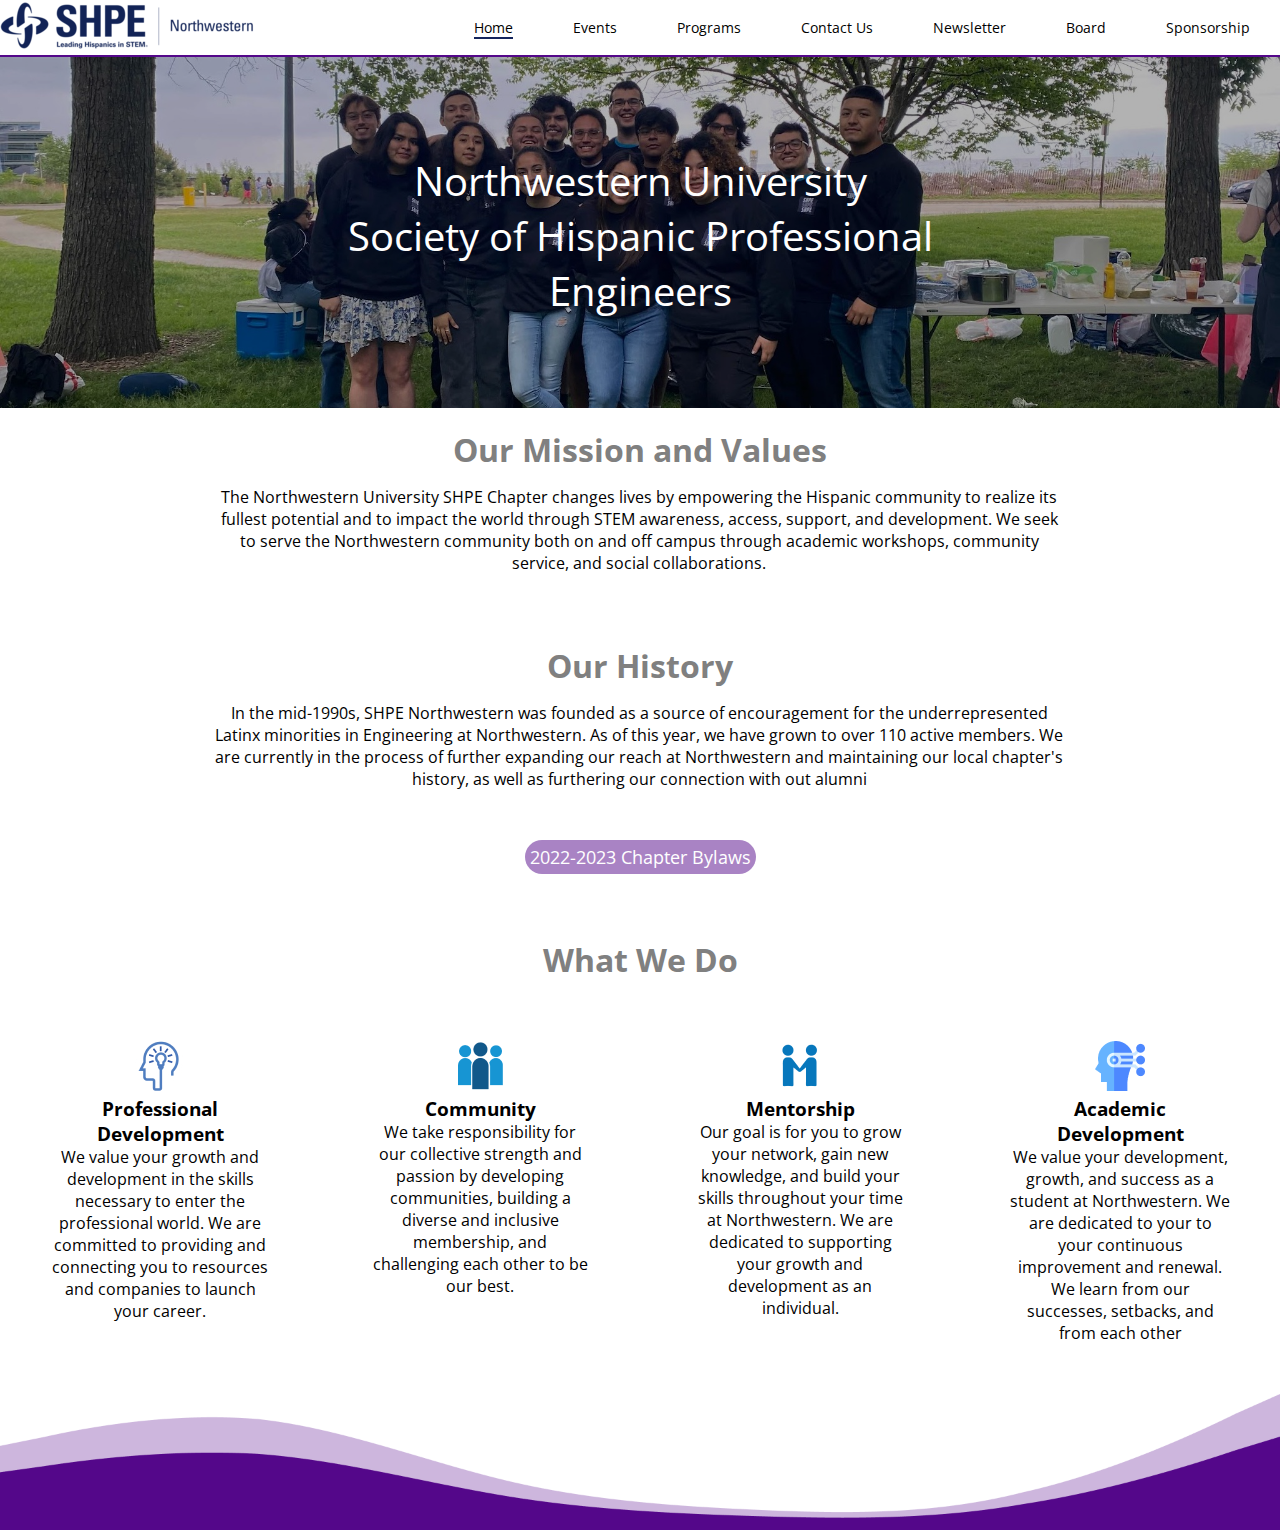
<file: index.html>
<!DOCTYPE html>

    <head> 
        <meta charset="utf-8">
        <meta http-equiv="X-UA-Compatible" content="IE=edge">
        <title>Home</title>
        <meta name="description" content="SHPE Northwestern's homepage">
        <meta name="viewport" content="width=device-width, initial-scale-1">
        <link rel="icon" href="./materials/northwestern-thumbnail.jpg">
        <link rel="stylesheet" href="index.css">

    </head>
    
    <body>
        <nav class="navbar">
            <!-- Logo section -->
            <div class="logo">
                <a href="index.html" class="logo"><img src="./materials/shpe_logo2.png" alt="SHPE Northwestern's logo"></a>
            </div>
            <!-- Navigation links -->
            <ul class="nav__links__left">
                <li><a class="selected" href="index.html">Home</a></li>
                <li><a href="https://calendar.google.com/calendar/embed?src=shpe%40u.northwestern.edu&ctz=America%2FChicago" target="_blank">Events</a></li>
                <li><a href="pages/programs.html">Programs</a></li>
                <li><a href="pages/contact.html">Contact Us</a></li>
                <li><a href="https://facebook.us18.list-manage.com/subscribe?u=74341a84e86a8b9c67d738057&id=e347baffad" target="_blank">Newsletter</a></li>
                <li><a href="pages/board.html">Board</a></li>
                <li><a href="pages/sponsorship.html">Sponsorship</a></li>
            </ul>
            <!-- Burger menu button for mobile view -->
            <button class="burger">
                <!-- Each span acts as a line in the burger icon -->
                <span></span>
                <span></span>
                <span></span>
            </button>
        </nav>

        <div class="container">
            <img class="banner" src="materials/home-background.jpeg">
            <div class="middle">
                <p class="home-txt">Northwestern University</p>
                <p class="home-txt">Society of Hispanic Professional Engineers</p>
            
            </div>
            
        </div>

        <div class="container-two">
            <h3 class="about-us subtitle">Our Mission and Values</h3>
            <p class="about-us-paragraph">The Northwestern University SHPE Chapter changes lives by empowering the Hispanic  
                community to realize its fullest potential and to impact the world through STEM awareness, access, support,  
                and development. We seek to serve the Northwestern community both on and off campus through academic 
                workshops, community service, and social collaborations.</p>
            <h3 class="about-us subtitle">Our History</h3>
            <p class="about-us-paragraph">In the mid-1990s, SHPE Northwestern was founded as a source of encouragement for the 
                underrepresented Latinx minorities in Engineering at Northwestern. As of this year, we have grown to over 110 active members. 
                We are currently in the process of further expanding our reach at Northwestern and maintaining our local chapter's history, as well as furthering our connection with out alumni</p>
        </div>

        <div class="home-button">
            <a href="materials/Home_Logos/NorthwesternSHPEBylaws.pdf" target="_blank">
                <button class="bylaws-button">2022-2023 Chapter Bylaws</button>
            </a>
        </div>

        <div class="grid-board">
            <h3 class="subtitle">What We Do</h3>
            <div class="HP PD grid-sq">
                <img class="Pic PD" src="materials/Home_Logos/PD Logo.jpg" alt="Professional Development Logo">
                <h3 class="Subtitle PD">Professional Development</h3>
                <p class="Text PD">We value your growth and development in the skills necessary to enter the professional world. 
                    We are committed to providing and connecting you to resources and companies to launch your career. </p>
            </div>

            <div class="HP Com grid-sq">
                <img class="Pic Com" src="materials/Home_Logos/Community Logo.png" alt="Community Logo">
                <h3 class="Subtitle Com">Community</h3>
                <p class="Text Com">We take responsibility for our collective strength and passion by developing communities, 
                    building a diverse and inclusive membership, and challenging each other to be our best.</p>
            </div>

            <div class="HP Ment grid-sq">
                <img class="Pic Ment" src="materials/Home_Logos/Mentor Logo.png" alt="Mentorship Logo">
                <h3 class="Subtitle Ment">Mentorship</h3>
                <p class="Text Ment">Our goal is for you to grow your network, gain new knowledge, and build your skills 
                    throughout your time at Northwestern. We are dedicated to supporting your growth and
                    development as an individual.</p>
            </div>

            <div class="HP AD grid-sq">
                <img class="Pic AD" src="materials/Home_Logos/AD Logo.png" alt="Academic Development Logo">
                <h3 class="Subtitle AD">Academic Development</h3>
                <p class="Text AD">We value your development, growth, and success as a student at Northwestern. We are dedicated to 
                    your to your continuous improvement and renewal. We learn from our successes, setbacks, and from each other</p>
            </div>
        </div>
        <script src="script.js"></script>
    </body>
    
    <footer>
        <div class="bott">
            <img class="bott-art" src="materials/footer.png">
        </div>
    </footer>


</html>
</file>
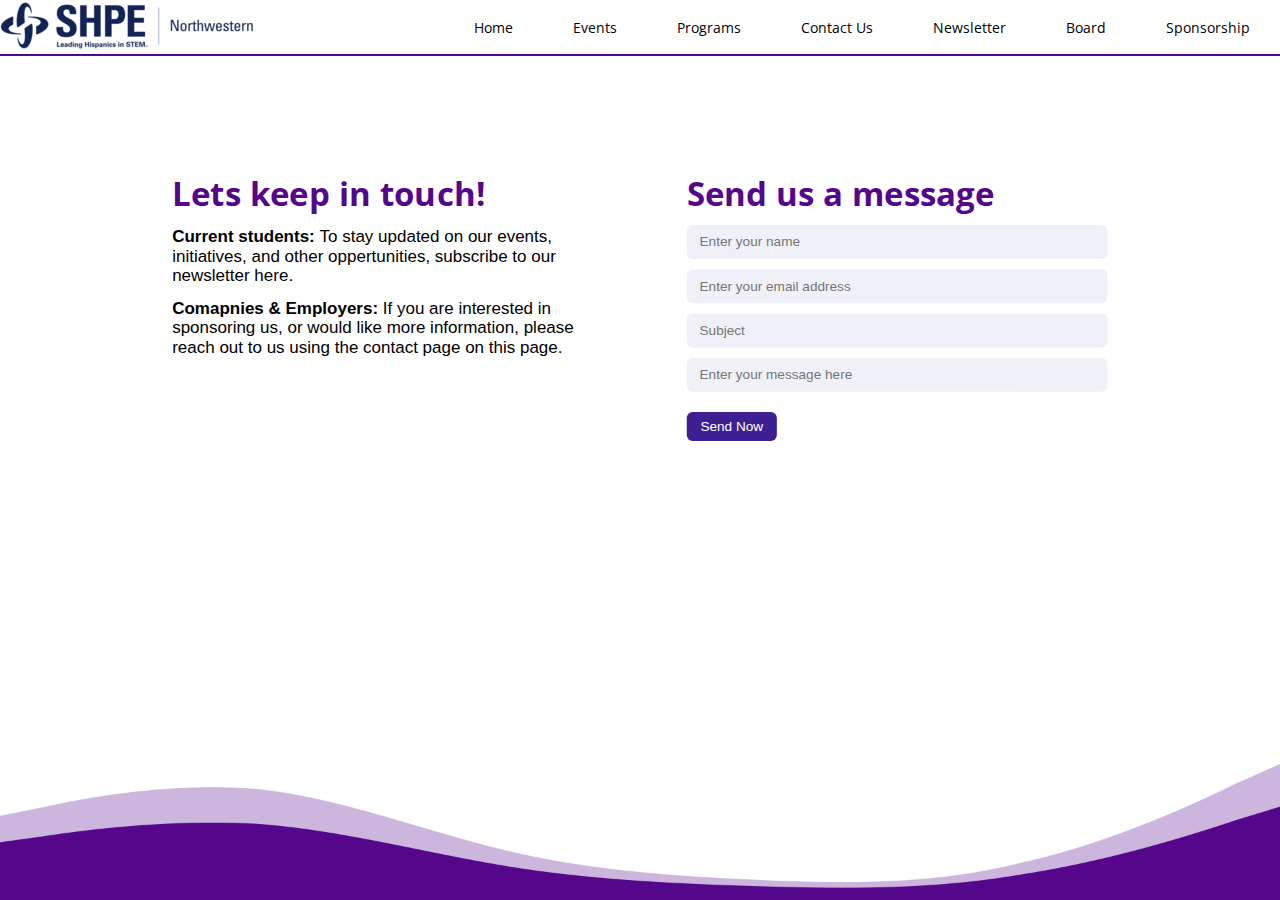
<file: pages/contact.html>
<!DOCTYPE html>

    <head> 
        <meta charset="utf-8">
        <meta http-equiv="X-UA-Compatible" content="IE=edge">
        <title>Contact us</title>
        <meta name="description" content="SHPE Northwestern's homepage">
        <meta name="viewport" content="width=device-width, initial-scale-1">
        <link rel="stylesheet" href="../styles/contact.css">
        <link rel="icon" href="../materials/northwestern-thumbnail.jpg">

    </head>
    <body>
        <nav class="navbar">
            <!-- Logo section -->
            <div class="logo">
                <a href="/index.html" class="logo"><img src="../materials/shpe_logo2.png" alt="SHPE Northwestern's logo"></a>
            </div>
            <!-- Navigation links -->
            <ul class="nav__links__left">
                <li><a  href="../index.html">Home</a></li>
                <li><a href="https://calendar.google.com/calendar/embed?src=shpe%40u.northwestern.edu&ctz=America%2FChicago" target="_blank">Events</a></li>
                <li><a href="programs.html">Programs</a></li>
                <li><a class="selected" href="contact.html">Contact Us</a></li>
                <li><a href="https://facebook.us18.list-manage.com/subscribe?u=74341a84e86a8b9c67d738057&id=e347baffad" target="_blank">Newsletter</a></li>
                <li><a href="board.html">Board</a></li>
                <li><a href="sponsorship.html">Sponsorship</a></li>
            </ul>
            <!-- Burger menu button for mobile view -->
            <button class="burger">
                <!-- Each span acts as a line in the burger icon -->
                <span></span>
                <span></span>
                <span></span>
            </button>
        </nav>

            
        <div class="container">
            <div class="grid">
                <div class="contact-left-sidee">
                    <h3 class="bold-text">Lets keep in touch!</h3>
                    <p class="small-text"><b>Current students: </b>To stay updated on our events, initiatives, and other oppertunities,
                    subscribe to our newsletter here.</p>
                    <p class="small-text"><b>Comapnies & Employers: </b>If you are interested in sponsoring us, or would like more information, please reach out to us using the contact page on this page.</p>
                </div>
                <div class="contact-right-sidew">
                        <p class="bold-text">Send us a message</p>
                    <form action="mailto:shpe@u.northwestern.edu" method="POST" enctype="text/plain" name="EmailForm">
                        <div class="form-input">
                            <input type="text" placeholder="Enter your name">
                        </div>
                        <div class="form-input">
                            <input type="text" placeholder="Enter your email address">
                        </div>
                        <div class="form-input">
                            <input type="text" placeholder="Subject">
                        </div>
                        <div class="form-input">
                            <input type="text" placeholder="Enter your message here">
                        </div>
                        <div class="form-button">
                            <input type="button" value="Send Now">
                        </div>
        
                    </form>
                </div>
                
    
    
            </div>
    
        </div>
    
    <script src="/script.js"></script>
    </body>

    <footer>
        <div class="bott">
            <img class="bott-art" src="../materials/footer.png">
        </div>
    </footer>

</html>
</file>
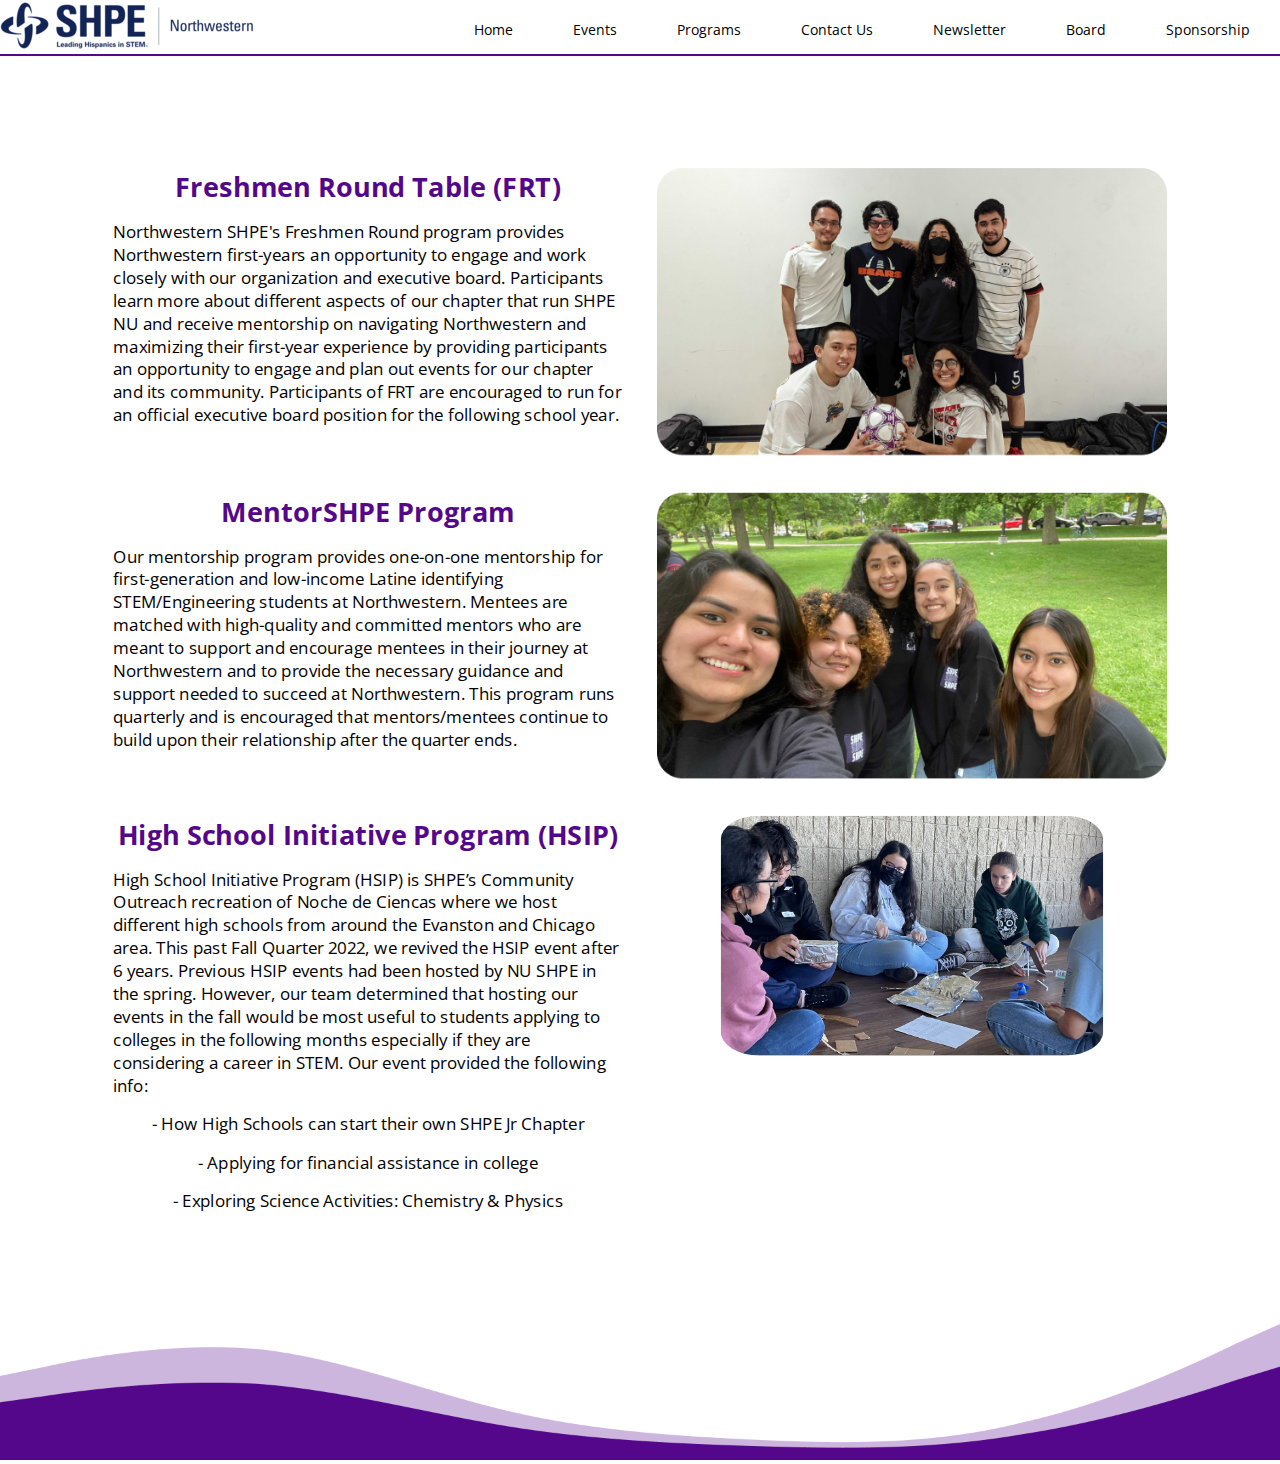
<file: pages/programs.html>
<!DOCTYPE html>

    <head> 
        <meta charset="utf-8">
        <meta http-equiv="X-UA-Compatible" content="IE=edge">
        <title>Programs</title>
        <meta name="description" content="SHPE Northwestern's homepage">
        <meta name="viewport" content="width=device-width, initial-scale-1">
        <link rel="stylesheet" href="../styles/programs.css">
        <link rel="icon" href="../materials/northwestern-thumbnail.jpg">

    </head>
    <body>
        <nav class="navbar">
            <!-- Logo section -->
            <div class="logo">
                <a href="/index.html" class="logo"><img src="../materials/shpe_logo2.png" alt="SHPE Northwestern's logo"></a>
            </div>
            <!-- Navigation links -->
            <ul class="nav__links__left">
                <li><a  href="../index.html">Home</a></li>
                <li><a href="https://calendar.google.com/calendar/embed?src=shpe%40u.northwestern.edu&ctz=America%2FChicago" target="_blank">Events</a></li>
                <li><a class="selected" href="programs.html">Programs</a></li>
                <li><a href="contact.html">Contact Us</a></li>
                <li><a href="https://facebook.us18.list-manage.com/subscribe?u=74341a84e86a8b9c67d738057&id=e347baffad" target="_blank">Newsletter</a></li>
                <li><a href="board.html">Board</a></li>
                <li><a href="sponsorship.html">Sponsorship</a></li>
            </ul>
            <!-- Burger menu button for mobile view -->
            <button class="burger">
                <!-- Each span acts as a line in the burger icon -->
                <span></span>
                <span></span>
                <span></span>
            </button>
        </nav>

        <div class="grid">
            <div class="grid-cont">
                <h1 class="heading">Freshmen Round Table (FRT)</h1>
                <br>
                <p>Northwestern SHPE's Freshmen Round program provides Northwestern first-years an opportunity to engage and work 
                    closely with our organization and executive board. Participants learn more about different aspects of our 
                    chapter that run SHPE NU and receive mentorship on navigating Northwestern and maximizing their first-year 
                    experience by providing participants an opportunity to engage and plan out events for our chapter and its community. 
                    Participants of FRT are encouraged to run for an official executive board position for the following school year. 
                </p>
            </div>
            
            <div class="grid-cont">
                <img class="pic" src="../materials/Programs/Programs1.png" alt="Group Photo">
            </div>

            <div class="grid-cont">
                <h1 class="heading">MentorSHPE Program</h1>
                <br>
                <p>Our mentorship program provides one-on-one mentorship for first-generation and low-income Latine identifying 
                    STEM/Engineering students at Northwestern. Mentees are matched with high-quality and committed mentors who are 
                    meant to support and encourage mentees in their journey at Northwestern and to provide the necessary guidance and 
                    support needed to succeed at Northwestern. This program runs quarterly and is encouraged that mentors/mentees continue 
                    to build upon their relationship after the quarter ends. </p>
            </div>

            <div class="grid-cont">
                <img class="pic" src="../materials/Programs/Program2.png" alt="Group Photo">
            </div>

            <div class="grid-cont">
                <h1 class="heading">High School Initiative Program (HSIP)</h1>
                <br>
                <p>High School Initiative Program (HSIP) is SHPE’s Community Outreach recreation of Noche de Ciencas where we host 
                    different high schools from around the Evanston and Chicago area. This past Fall Quarter 2022, we revived the HSIP 
                    event after 6 years. Previous HSIP events had been hosted by NU SHPE in the spring. However, our team determined that 
                    hosting our events in the fall would be most useful to students applying to colleges in the following months especially 
                    if they are considering a career in STEM. Our event provided the following info:</p>
                <br>
                <ul class="HSIP-list">
                    <li>- How High Schools can start their own SHPE Jr Chapter</li>
                    <br>
                    <li>- Applying for financial assistance in college</li>
                    <br>
                    <li>- Exploring Science Activities: Chemistry & Physics</li>
                </ul>
            </div>
            
            <div class="grid-cont">
                <img class="hsip pic" src="../materials/Programs/HSIP.jpg" alt="HSIP Photo">
            </div>
        </div> 
    </div>
    <script src="/script.js"></script>
    </body>

    <footer>
        <div class="bott">
            <img class="bott-art" src="../materials/footer.png">
        </div>
    </footer>

</html>
</file>
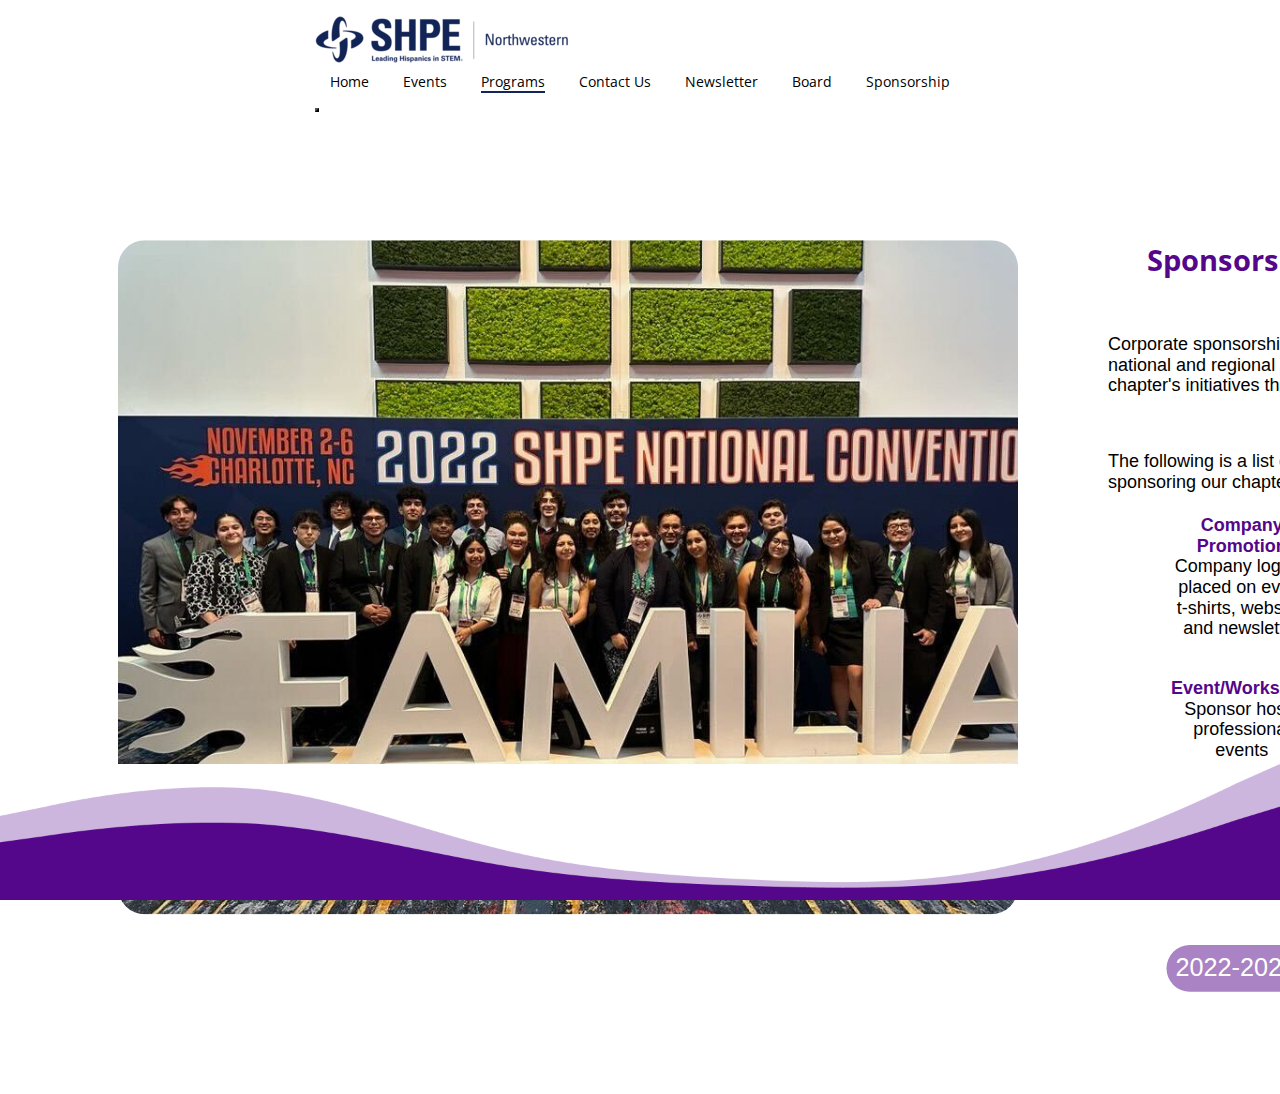
<file: pages/sponsorship.html>
<!DOCTYPE html>

    <head> 
        <meta charset="utf-8">
        <meta http-equiv="X-UA-Compatible" content="IE=edge">
        <title>Sponsorship</title>
        <meta name="description" content="SHPE Northwestern's homepage">
        <meta name="viewport" content="width=device-width, initial-scale-1">
        <link rel="stylesheet" href="../styles/sponsorship.css">
        <link rel="icon" href="../materials/northwestern-thumbnail.jpg">

    </head>
    <body>
        <header>
            <nav class="navbar">
                <!-- Logo section -->
                <div class="logo">
                    <a href="/index.html" class="logo"><img src="../materials/shpe_logo2.png" alt="SHPE Northwestern's logo"></a>
                </div>
                <!-- Navigation links -->
                <ul class="nav__links__left">
                    <li><a  href="../index.html">Home</a></li>
                    <li><a href="https://calendar.google.com/calendar/embed?src=shpe%40u.northwestern.edu&ctz=America%2FChicago" target="_blank">Events</a></li>
                    <li><a class="selected" href="programs.html">Programs</a></li>
                    <li><a href="contact.html">Contact Us</a></li>
                    <li><a href="https://facebook.us18.list-manage.com/subscribe?u=74341a84e86a8b9c67d738057&id=e347baffad" target="_blank">Newsletter</a></li>
                    <li><a href="board.html">Board</a></li>
                    <li><a href="sponsorship.html">Sponsorship</a></li>
                </ul>
                <!-- Burger menu button for mobile view -->
                <button class="burger">
                    <!-- Each span acts as a line in the burger icon -->
                    <span></span>
                    <span></span>
                    <span></span>
                </button>
            </nav>
        </header>

        <div class="grid">
            <div class="grid-cont gimg">
                        <img class="pic" src="../materials/shpenatioanlspic.jpg" alt="Sponsorship background">
            </div>

            <div class="grid-cont gtext">
                <h1 class="heading">Sponsors propel our chapter forward</h1>
                <br>
                <p>Corporate sponsorship enable
                    our members to attend national
                    and regional SHPE conferences
                    and fund our chapter's initiatives
                    that strive to further Hispanics in
                    STEM
                </p>

                <br>
                <h1 class="heading">Benefits</h1>
                <p>The following is a list of perks that you could receive for sponsoring our chapter:</p>
                <ul class="benefits">
                    <li><p><b class="benefits-desc">Company Promotion</b><br>Company logo is placed on event t-shirts, website, and newsletter</p></li>
                    <li><p><b class="benefits-desc">Oppertunity Notices</b><br>Company's open positions are advertised</p>
                    <li><p><b class="benefits-desc">Resume Database</b><br>Sponsor receives digital file of membership resumes</p></li>
                    <li><p><b class="benefits-desc">Event/Workshop</b><br>Sponsor hosts professional events</p></li>
                    <li><p><b class="benefits-desc">General Meeting Priority</b><br>Sponspor gains priority to present at general meetings</p></li>
                </ul>
                <div class="butt">
                    <a href="../materials/sponsorship-packet.pdf" target="_blank"> 
                        <button class="button">2022-2023 Sponsorship Packet</button>
                    </a>
                </div>
            </div>
        </div>
            
    </body>

    <footer>
        <div class="bott">
            <img class="bott-art" src="../materials/footer.png">
        </div>
    </footer>

</html>

<script>
    console.log(window.innerWidth)
</script>
</file>
<file: index.css>
@import url('https://fonts.googleapis.com/css2?family=Open+Sans&display=swap');

* {
    box-sizing: border-box;
    margin: 0;
    padding: 0;
    background-color: white;
    font-family: "Open Sans", "sans-serif ";
}



li, a {
    font-family: "Open Sans", "sans-serif"; 
    font-weight: 400;
    font-size: 14px;
    color: black;
    text-decoration: none;
}

/* ///////////////Navbar styling ///////////////*/
.navbar {
    background-color: white; /* Changed to white */
    display: flex;
    justify-content: space-between;
    align-items: center;
    position: sticky;
    top: 0;
    z-index: 1000;
    border-bottom: 2px solid #54078A; /* Added purple border at the bottom */
    padding: 1px 0; /* Reduced padding to make navbar thinner */
}

.logo {
    cursor: pointer;
    padding-right: 10%;
    padding-top: 1px;
}

.nav__links__left {
    list-style: none;
    display: flex;
    left: 0;
    bottom: -2px; /* Align with bottom of the nav bar */
}

.nav__links__left li {
    margin: 0 15px;
    position: relative; /* Needed for underline effect */
    display: inline-block;
    padding: 5px 15px;
}

.nav__links__left li a {
    transition: all 0.3s ease 0s;
    /* background-color: beige; */
}

/* Underline effect for the active page */
.nav-links .active::after {
    content: '';
    position: absolute;
    width: 100%;
    height: 3px;
    background-color: #54078A;
    left: 0;
    bottom: -2px; /* Align with bottom of the nav bar */
}

.nav__links__left li a:hover {
    color: #14245c;
    background-color: #E6E6FA;

}

/* Burger menu styling */
.burger {
    display: none;
    border: none;
    margin-right: 10px;
    flex-direction: column;
    gap: 5px;
    cursor: pointer; /* Change cursor to pointer */
}

/* Burger line styling */
.burger span {
    display: block;
    width: 25px;
    height: 3px;
    background-color: #54078A; /* Changed to purple */
    transition: box-shadow 0.3s; /* Smooth transition for shadow effect */
}

/* Hover effect for burger menu */
.burger:hover span, .burger-active span {
    box-shadow: 0 0 3px #54078A; /* Shadow effect on hover and when active */
}

/* Responsive design for smaller screens */
@media screen and (max-width: 768px) {
    .logo {
        height: auto;
    }
    .burger {
        display: flex;
    }

    .nav__links__left {
        all: unset; /* Remove all styling */
    }

    .nav__links__left {
        display: none; /* Initially hidden */
        z-index: 10;
        position: absolute;
        right: 0;
        top: 54px; /* Position below the navbar */
        background-color: white;
        flex-direction: column;
        align-items: flex-start;
        padding: 15px; /* Padding around links */
        width: auto; /* Adjust width to content */
        transition: all 0.3s ease;
        box-shadow: 0 2px 0 2px rgba(0, 0, 0, 0.2); /* Shadow on bottom and left */
        border-left: 1px solid purple; /* Thin purple border on the left */
        border-bottom: 1px solid purple; /* Thin purple border on the bottom */
        /* Rest of your styles */
    }

    .nav__links__left li {
        margin: 15px;
    }

    .nav-active {
        display: flex;
    }
}

/* ///////////////Banner styling ///////////////*/

h3{
    justify-content: center;
    align-items: center;
    display: flex;
    font-family: "Open Sans", "sans-serif ";
}

 .selected {
    border-bottom: 2px solid #14245c;
 }

.banner {
    width: 100%;
    opacity: 0.70;
    background-color: black;
}


.middle {
    position: absolute;
    top: 65%;
    left: 50%;
    transform: translate(-50%, -50%);
    background:none !important;
}

.container {
    position: relative;
    display: flex;
    text-align: center;
    background-color: black;
    /* background:none !important; */
}

.container-two {
    position: relative;
    text-align: center;
    /* background:none !important; */
}

.home-txt {
    font-family: "Open Sans", "sans-serif"; 
    background:none !important;
    color: white;
    font-size: 40px;

    position: relative;
    top: -50px;
}

@media screen and (max-width: 768px) {
    .home-txt {
       font-size: 20px;
    }
}


.about-us {
    font-family: "Open Sans", "sans-serif ";
    padding-top: 20px;
    /* font-size: 16px; */
}

.about-us-paragraph {
    font-family: "Open Sans", "sans-serif ";
    /* font-size: 14px; */
    padding-top: 15px;
    width: 66.66%;
    position: relative;
    left: 16.6%;
    padding-bottom: 50px;
}

.subtitle{
    font-size: 32px;
    color: gray;
}

.grid_board{
    content: "";
    display: table;
    clear: both;
    
}

.grid-sq{
    float: left;
    width: 25%;

    text-align: center;
    justify-items: center;
    padding: 50px;
    row-gap: 40px;
    margin-top: 10px;
}


.bott-art {
    position: relative;
    width: 100%;
    bottom: 0;
    display: block;
}

.home-button {
    position: relative;
    text-align: center;
    padding-bottom: 5%;
}

.bylaws-button {

    border: none;
    border-radius: 17px;
    cursor: pointer;
    padding: 5px;
    font-size: 18px;
    color: white;
    background-color: rgb(84, 7, 138, 0.5);
}

.bylaws-button:hover {
    border-color: #14245c;
    border-style: solid;
    background-color: rgb(84, 7, 138);
}
@media screen and (max-width: 768px) {
    .grid-board {
        display: flex;
        flex-direction: column;
        width: 100%;
    }
    .grid-board .grid-sq {
        width: 100%; /* Set width to full */
        padding: 0 10px; /* Add some space on the left and right */
        box-sizing: border-box; /* Ensure padding is included in width */
      }
     
      .grid-board .Text {
        display: block; /* Stack images and text vertically */
        margin: 0 auto; /* Center images and text horizontally */
        width: 90%; /* Adjust width as needed */
      }
}

@media screen and (max-width: 768px) {
    body {
        font-size: 14px;
    }
}
</file>
<file: styles/contact.css>
@import url('https://fonts.googleapis.com/css2?family=Open+Sans&display=swap');



* {
    box-sizing: border-box;
    margin: 0;
    padding: 0;
    background-color: white;
}



li, a {
    font-family: "Open Sans", "sans-serif"; 
    font-weight: 400;
    font-size: 14px;
    color: black;
    text-decoration: none;
}

/* ///////////////Navbar styling ///////////////*/
.navbar {
    background-color: white; /* Changed to white */
    display: flex;
    justify-content: space-between;
    align-items: center;
    position: sticky;
    top: 0;
    z-index: 1000;
    border-bottom: 2px solid #54078A; /* Added purple border at the bottom */
    padding: 1px 0; /* Reduced padding to make navbar thinner */
}

.logo {
    cursor: pointer;
    padding-right: 10%;
    padding-top: 1px;
}

.nav__links__left {
    list-style: none;
    display: flex;
    left: 0;
    bottom: -2px; /* Align with bottom of the nav bar */
}

.nav__links__left li {
    margin: 0 15px;
    position: relative; /* Needed for underline effect */
    display: inline-block;
    padding: 5px 15px;
}

.nav__links__left li a {
    transition: all 0.3s ease 0s;
    /* background-color: beige; */
}

/* Underline effect for the active page */
.nav-links .active::after {
    content: '';
    position: absolute;
    width: 100%;
    height: 3px;
    background-color: #54078A;
    left: 0;
    bottom: -2px; /* Align with bottom of the nav bar */
}

.nav__links__left li a:hover {
    color: #14245c;
    background-color: #E6E6FA;

}

/* Burger menu styling */
.burger {
    display: none;
    border: none;
    margin-right: 10px;
    flex-direction: column;
    gap: 5px;
    cursor: pointer; /* Change cursor to pointer */
}

/* Burger line styling */
.burger span {
    display: block;
    width: 25px;
    height: 3px;
    background-color: #54078A; /* Changed to purple */
    transition: box-shadow 0.3s; /* Smooth transition for shadow effect */
}

/* Hover effect for burger menu */
.burger:hover span, .burger-active span {
    box-shadow: 0 0 3px #54078A; /* Shadow effect on hover and when active */
}

/* Responsive design for smaller screens */
@media screen and (max-width: 768px) {
    .logo {
        height: auto;
    }
    .burger {
        display: flex;
    }

    .nav__links__left {
        all: unset; /* Remove all styling */
    }

    .nav__links__left {
        display: none; /* Initially hidden */
        z-index: 10;
        position: absolute;
        right: 0;
        top: 54px; /* Position below the navbar */
        background-color: white;
        flex-direction: column;
        align-items: flex-start;
        padding: 15px; /* Padding around links */
        width: auto; /* Adjust width to content */
        transition: all 0.3s ease;
        box-shadow: 0 2px 0 2px rgba(0, 0, 0, 0.2); /* Shadow on bottom and left */
        border-left: 1px solid purple; /* Thin purple border on the left */
        border-bottom: 1px solid purple; /* Thin purple border on the bottom */
        /* Rest of your styles */
    }

    .nav__links__left li {
        margin: 15px;
    }

    .nav-active {
        display: flex;
    }
}
 .bott-art {
    position: absolute;
    width: 100%;
    bottom: 0;
    display: block;
}

.grid {
    display: grid;
    grid-template-columns: 1fr 1fr; 
    grid-gap: 10%; 
    padding: 7%; 
    transform: scale(0.85);
}

.bold-text {
    font-weight: bold;
    font-size: 39px;
    color: #54078A;
    font-family: "Open Sans", "sans-serif ";
    font-weight: bolder;
}

.small-text {
    padding-top: 3%; 
    font-size: 20px;
    font-family: Arial, Helvetica, sans-serif; 
}


.message {
    min-height: 110px;
    border: none;
    outline: none;
    background: #F0F1F8;
    
}


.form-input {
    height: 40px;
    width: 100%;
    margin: 12px 0;
    border-radius: 25px;
    font-family: Arial, Helvetica, sans-serif
}

.form-input input {
    height: 100%;
    width: 100%;
    border: none;
    outline: none; 
    font-size: 16px;
    background: #F0F1F8; 
    border-radius: 7px;
    padding: 0 15px; 
    font-family: Arial, Helvetica, sans-serif
}

.form-button {
    display: inline-block;
    margin-top: 12px;   
}

.form-button input[type="button"] {
    cursor: pointer;
    color: #FFFF;
    font-size: 16px;
    outline: none;
    border: none;
    background: #3e2093;
    padding: 8px 16px;
    border-radius: 7px;
}



@media screen and (max-width: 768px) {
    .grid {
        grid-template-columns: 1fr; 
        grid-gap: 10%; 
        padding: 7%; 
        transform: scale(0.85);
    }

    .container {
        padding-bottom: 50px; /* Or an appropriate value that creates sufficient space */
    }

    .bott {
        position: relative; /* This ensures .bott-art is positioned relative to .bott */
        height: 30px; /* Adjust as per the height of your footer image */
    }
    
    .bott-art {
        position: absolute;
        bottom: 0;
        width: 100%;
    }
}
</file>
<file: styles/programs.css>
@import url('https://fonts.googleapis.com/css2?family=Open+Sans&display=swap');


* {
    box-sizing: border-box;
    margin: 0;
    padding: 0;
    background-color: white;
}



li, a {
    font-family: "Open Sans", "sans-serif"; 
    font-weight: 400;
    font-size: 14px;
    color: black;
    text-decoration: none;
    list-style-type: none
}


header {
    display: flex;
    justify-content: center;
    align-items: center;
    padding: 15px 0%;
    font-family: "Open Sans", "sans-serif ";

}

.heading {
    font-family: "Open Sans", "sans-serif ";
    font-weight: bolder;
}

p {
    font-family: "Open Sans", "sans-serif ";
}

.logo {
    cursor: pointer;
    padding-right: 10%;
    padding-top: 1px;
}
/* ///////////////Navbar styling ///////////////*/
.navbar {
    background-color: white; /* Changed to white */
    display: flex;
    justify-content: space-between;
    align-items: center;
    position: sticky;
    top: 0;
    z-index: 1000;
    border-bottom: 2px solid #54078A; /* Added purple border at the bottom */
    padding: 1px 0; /* Reduced padding to make navbar thinner */
}

.logo {
    cursor: pointer;
    padding-right: 10%;
    padding-top: 1px;
}

.nav__links__left {
    list-style: none;
    display: flex;
    left: 0;
    bottom: -2px; /* Align with bottom of the nav bar */
}

.nav__links__left li {
    margin: 0 15px;
    position: relative; /* Needed for underline effect */
    display: inline-block;
    padding: 5px 15px;
}

.nav__links__left li a {
    transition: all 0.3s ease 0s;
    /* background-color: beige; */
}

/* Underline effect for the active page */
.nav-links .active::after {
    content: '';
    position: absolute;
    width: 100%;
    height: 3px;
    background-color: #54078A;
    left: 0;
    bottom: -2px; /* Align with bottom of the nav bar */
}

.nav__links__left li a:hover {
    color: #14245c;
    background-color: #E6E6FA;

}

/* Burger menu styling */
.burger {
    display: none;
    border: none;
    margin-right: 10px;
    flex-direction: column;
    gap: 5px;
    cursor: pointer; /* Change cursor to pointer */
}

/* Burger line styling */
.burger span {
    display: block;
    width: 25px;
    height: 3px;
    background-color: #54078A; /* Changed to purple */
    transition: box-shadow 0.3s; /* Smooth transition for shadow effect */
}

/* Hover effect for burger menu */
.burger:hover span, .burger-active span {
    box-shadow: 0 0 3px #54078A; /* Shadow effect on hover and when active */
}

/* Responsive design for smaller screens */
@media screen and (max-width: 768px) {
    .logo {
        height: auto;
    }
    .burger {
        display: flex;
    }

    .nav__links__left {
        all: unset; /* Remove all styling */
    }

    .nav__links__left {
        display: none; /* Initially hidden */
        z-index: 10;
        position: absolute;
        right: 0;
        top: 54px; /* Position below the navbar */
        background-color: white;
        flex-direction: column;
        align-items: flex-start;
        padding: 15px; /* Padding around links */
        width: auto; /* Adjust width to content */
        transition: all 0.3s ease;
        box-shadow: 0 2px 0 2px rgba(0, 0, 0, 0.2); /* Shadow on bottom and left */
        border-left: 1px solid purple; /* Thin purple border on the left */
        border-bottom: 1px solid purple; /* Thin purple border on the bottom */
        /* Rest of your styles */
    }

    .nav__links__left li {
        margin: 15px;
    }

    .nav-active {
        display: flex;
    }
}

/* ///////////////Banner styling ///////////////*/


 .bott-art {
    position: relative; 
    bottom: 0px;
    width: 100%;
}

.grid {
    display: grid;
    grid-template-columns: repeat(2, 1fr);
    transform: scale(0.85);
}

.grid-cont {
    text-align: center;
    justify-items: center;
    padding: 20px;
}

.grid-cont p{
    text-align: left;
    font-size: 20px;
}

li{
    font-size: 20px;
}

.grid-cont h1 {
    color: #54078A;
}

.hsip {
    width: 75%;
    height: auto;
    border-radius: 10%;
}

@media screen and (max-width: 768px) {
    .grid {
        grid-template-columns: repeat(1, 1fr);
    }
  
    .grid-cont {
      margin: 0 auto; /* Center the items */
      padding: 20px;
    }

    .pic {
        width: 100%;
        height: auto;
    }
  }
</file>
<file: styles/sponsorship.css>
@import url('https://fonts.googleapis.com/css2?family=Open+Sans&display=swap');

* {
    box-sizing: border-box;
    margin: 0;
    padding: 0;
    background-color: white;
}



li, a {
    font-family: "Open Sans", "sans-serif"; 
    font-weight: 400;
    font-size: 14px;
    color: black;
    text-decoration: none;
}


header {
    display: flex;
    justify-content: center;
    align-items: center;
    padding: 15px 0%;

}

.heading {
    font-family: "Open Sans", "sans-serif"; 
}

.logo {
    cursor: pointer;
    padding-right: 10%;
    padding-top: 1px;

    

}

.nav__links__left {
    list-style: none;
}

.nav__links__left li {
    display: inline-block;
    padding: 5px 15px;
}

.nav__links__left li a {
    transition: all 0.3s ease 0s;
    /* background-color: beige; */
}

.nav__links__left li a:hover {
    color: #14245c;
    background-color: #E6E6FA;

}

 .selected {
    border-bottom: 2px solid #14245c;
 }

 .social-media {
    display: inline-block;
    padding: 2px 3px;
 }

 .follow-us {
    font-family: "Open Sans", "sans-serif"; 
    font-weight: 400;
    font-size: 14px;
    color: #14245c;
    text-decoration: none;
    padding-left: 5%;
    padding-right: 5px;
 }

 .butt {
    position: relative;
    text-align: center;
    padding-top: 20px;
 }

 .button {
    border: none;
    border-radius: 35px;
    cursor: pointer;

    padding: 10px;
    font-size: 28px;
    color: white;
    background-color: rgb(84, 7, 138, 0.5);
 }

 .button:hover {
    border-color: #14245c;
    border-style: solid;
    /* border-radius: 100px; */

    background-color: rgb(84, 7, 138);
 }

 .banner {
    width: 100%; 
 }

 .middle {
    font-family: "Open Sans", "sans-serif";
    position: absolute;
    top: 80%;
    left: 81.6%;
    transform: translate(-30%, -50%);
    background:none !important;
    color: white;
    text-align: left;
    /* background-color: red; */
}

.grid {
    display: grid;
    grid-template-columns: repeat(2, 1fr);
    padding: 10px;
    transform: scale(0.9);
}

.grid-cont {
    text-align: center;
    justify-items: center;
    padding: 50px;
    margin-top: 10px;
}

.grid-cont p {
    text-align: left;
    font-size: 20px;
}

.grid-cont h1 {
    color: #54078A;
}

.pic {
    width: 1000px;
    height: auto;
    border-radius: 30px;
}


.sponsor-txt {
    font-family: "Open Sans", "sans-serif"; 
    background:none !important;
    /* color: white; */
    /* font-size: 25px; */
    text-align: left;
    font-size: 15px;
    /* top: 45%; */
    /* right: 3%; */

}

.packet {
    font-family: "Open Sans", "sans-serif";
    color: black;
    font-size: 16px;
    padding-top: 20px;
    /* background-color: red; */
}

.bott-art {
    position: absolute;
    width: 100%;
    bottom: 0px;
}

p {
    font-family: Arial, Helvetica, sans-serif;
}

.benefits {

    padding-top: 25px !important;
    list-style-type: none;
    display: grid;
    grid-template-columns: repeat(3, 1fr);
    padding: 50px;
}

.benefits li {
    position: relative;
    font-size: 18px;
    padding-left: 20px;

}

.benefits p {
    text-align: center;
    padding-bottom: 20px;
}

.benefits-desc {
    color: #54078A;
}
</file>
